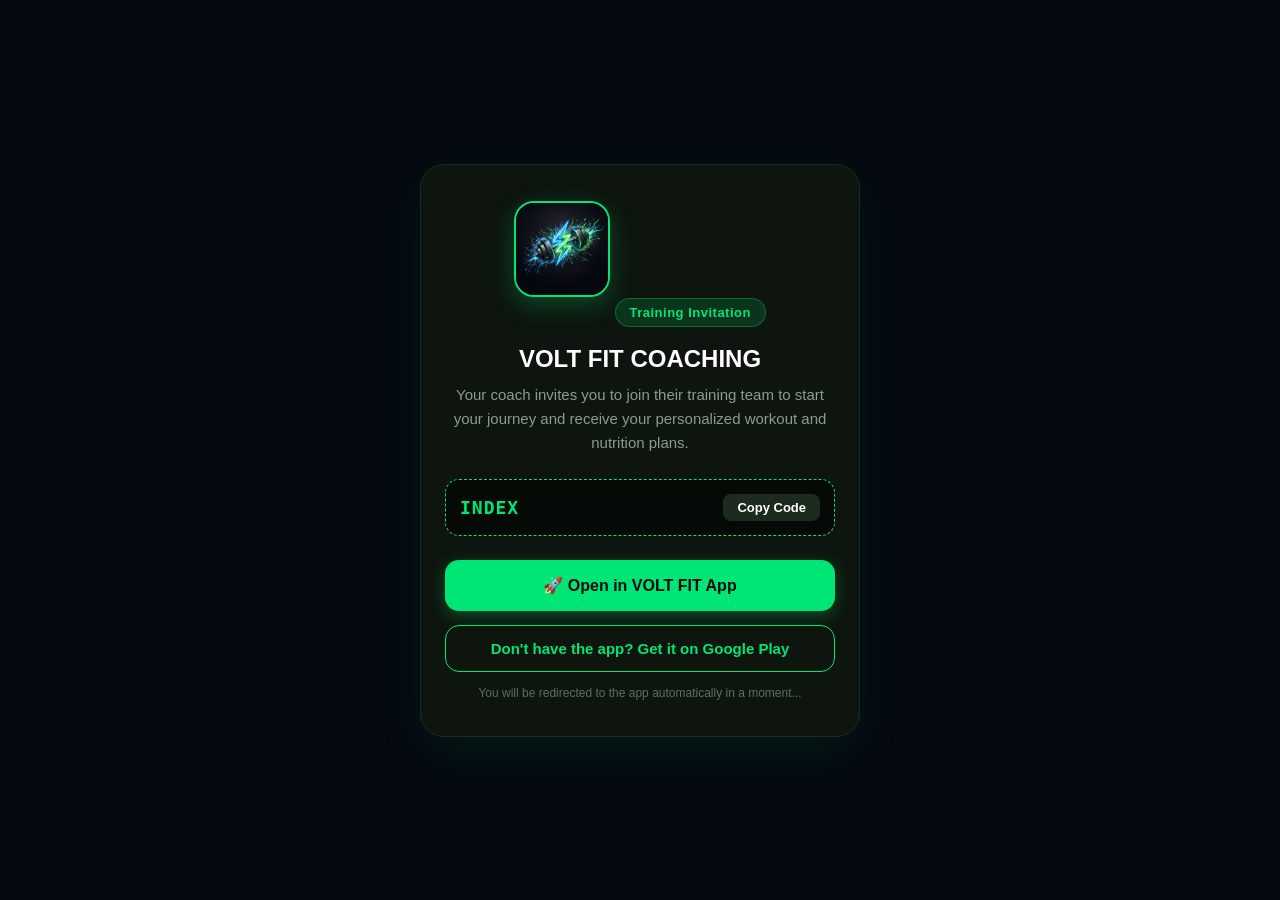
<file: coach/index.html>
<!DOCTYPE html>
<html lang="en" dir="ltr">
<head>
  <meta charset="UTF-8">
  <meta name="viewport" content="width=device-width, initial-scale=1.0">
  <title>VOLT FIT - Join My Training Team</title>

  <!-- Open Graph / WhatsApp / Facebook / Telegram Meta Tags -->
  <meta property="og:type" content="website">
  <meta property="og:site_name" content="VOLT FIT">
  <meta property="og:title" content="⚡ Join My Training Team on VOLT FIT">
  <meta property="og:description" content="Click here for direct access to the app and start your training and nutrition plan under my supervision!">
  <meta property="og:image" content="https://seifhossam.com/coach/preview.png">
  <meta property="og:image:secure_url" content="https://seifhossam.com/coach/preview.png">
  <meta property="og:image:type" content="image/png">
  <meta property="og:image:width" content="1024">
  <meta property="og:image:height" content="1024">

  <!-- Twitter Meta Tags -->
  <meta name="twitter:card" content="summary_large_image">
  <meta name="twitter:title" content="⚡ Join My Training Team on VOLT FIT">
  <meta name="twitter:description" content="Click here for direct access to the app and start your training and nutrition plan!">
  <meta name="twitter:image" content="https://seifhossam.com/coach/preview.png">

  <!-- Theme Color -->
  <meta name="theme-color" content="#00E676">

  <style>
    * {
      box-sizing: border-box;
      margin: 0;
      padding: 0;
      font-family: -apple-system, BlinkMacSystemFont, "Segoe UI", Roboto, "Helvetica Neue", Arial, sans-serif;
    }
    body {
      background-color: #040910;
      color: #ffffff;
      min-height: 100vh;
      display: flex;
      flex-direction: column;
      justify-content: center;
      align-items: center;
      padding: 24px;
      text-align: center;
    }
    .card {
      background: #0d150e;
      border: 1px solid #1c2b1e;
      border-radius: 24px;
      padding: 36px 24px;
      max-width: 440px;
      width: 100%;
      box-shadow: 0 16px 48px rgba(0, 230, 118, 0.08);
    }
    .logo {
      width: 96px;
      height: 96px;
      border-radius: 20px;
      margin-bottom: 20px;
      box-shadow: 0 8px 24px rgba(0, 230, 118, 0.25);
      border: 2px solid #00E676;
    }
    h1 {
      font-size: 24px;
      font-weight: 800;
      color: #ffffff;
      margin-bottom: 10px;
    }
    .badge {
      display: inline-block;
      background: rgba(0, 230, 118, 0.15);
      color: #00E676;
      border: 1px solid rgba(0, 230, 118, 0.3);
      padding: 6px 14px;
      border-radius: 99px;
      font-size: 13px;
      font-weight: 700;
      letter-spacing: 0.5px;
      margin-bottom: 18px;
    }
    p {
      color: #8c9c8e;
      font-size: 15px;
      line-height: 1.6;
      margin-bottom: 24px;
    }
    .code-box {
      background: #060a07;
      border: 1.5px dashed #00E676;
      border-radius: 14px;
      padding: 14px;
      margin-bottom: 24px;
      display: flex;
      justify-content: space-between;
      align-items: center;
    }
    .code-text {
      font-family: monospace;
      font-size: 18px;
      font-weight: 800;
      color: #00E676;
      letter-spacing: 1px;
    }
    .btn-copy {
      background: #1c2b1e;
      color: #ffffff;
      border: none;
      padding: 6px 14px;
      border-radius: 8px;
      font-size: 13px;
      cursor: pointer;
      font-weight: 600;
      transition: 0.2s;
    }
    .btn-copy:hover {
      background: #00E676;
      color: #000;
    }
    .btn-primary {
      display: block;
      width: 100%;
      background: #00E676;
      color: #040910;
      text-decoration: none;
      font-weight: 800;
      font-size: 16px;
      padding: 16px;
      border-radius: 14px;
      margin-bottom: 14px;
      box-shadow: 0 4px 16px rgba(0, 230, 118, 0.3);
      transition: transform 0.15s ease;
    }
    .btn-primary:active,
    .btn-secondary:active {
      transform: scale(0.98);
    }
    .btn-secondary {
      display: block;
      width: 100%;
      background: transparent;
      color: #00E676;
      border: 1.5px solid #00E676;
      text-decoration: none;
      font-weight: 700;
      font-size: 15px;
      padding: 14px;
      border-radius: 14px;
      margin-bottom: 14px;
      transition: transform 0.15s ease;
    }
    .hint {
      font-size: 12px;
      color: #5d6e60;
    }
  </style>
</head>
<body>

  <div class="card">
    <img src="preview.png" alt="VOLT FIT" class="logo">
    <div class="badge">Training Invitation</div>
    <h1>VOLT FIT COACHING</h1>
    <p>Your coach invites you to join their training team to start your journey and receive your personalized workout and nutrition plans.</p>

    <div class="code-box">
      <span class="code-text" id="coachCode">KHZ-COACH</span>
      <button class="btn-copy" onclick="copyCode()">Copy Code</button>
    </div>

    <a href="javascript:openApp()" class="btn-primary" id="openBtn">
      🚀 Open in VOLT FIT App
    </a>

    <a href="https://play.google.com/store/apps/details?id=com.volt.fit" class="btn-secondary" id="storeBtn">
      Don't have the app? Get it on Google Play
    </a>

    <div class="hint">You will be redirected to the app automatically in a moment...</div>
  </div>

  <script>
    const urlParams = new URLSearchParams(window.location.search);
    let code = urlParams.get('code') || '';
    if (!code) {
      const match = window.location.pathname.match(/coach\/([A-Za-z0-9-_]+)/i);
      if (match) code = match[1];
    }
    code = (code || '').trim().toUpperCase() || 'VOLTFIT';

    document.getElementById('coachCode').innerText = code;

    const deepLink = "voltfit://coach?code=" + encodeURIComponent(code);
    document.getElementById('openBtn').href = deepLink;

    function openApp() {
      window.location.href = deepLink;
    }

    function copyCode() {
      navigator.clipboard.writeText(code).then(() => {
        const btn = document.querySelector('.btn-copy');
        btn.innerText = 'Copied! ✓';
        btn.style.background = '#00E676';
        btn.style.color = '#000';
        setTimeout(() => {
          btn.innerText = 'Copy Code';
          btn.style.background = '#1c2b1e';
          btn.style.color = '#fff';
        }, 2000);
      });
    }

    if (/android|iphone|ipad|ipod/i.test(navigator.userAgent)) {
      setTimeout(() => {
        window.location.href = deepLink;
      }, 300);
    }
  </script>
</body>
</html>
</file>
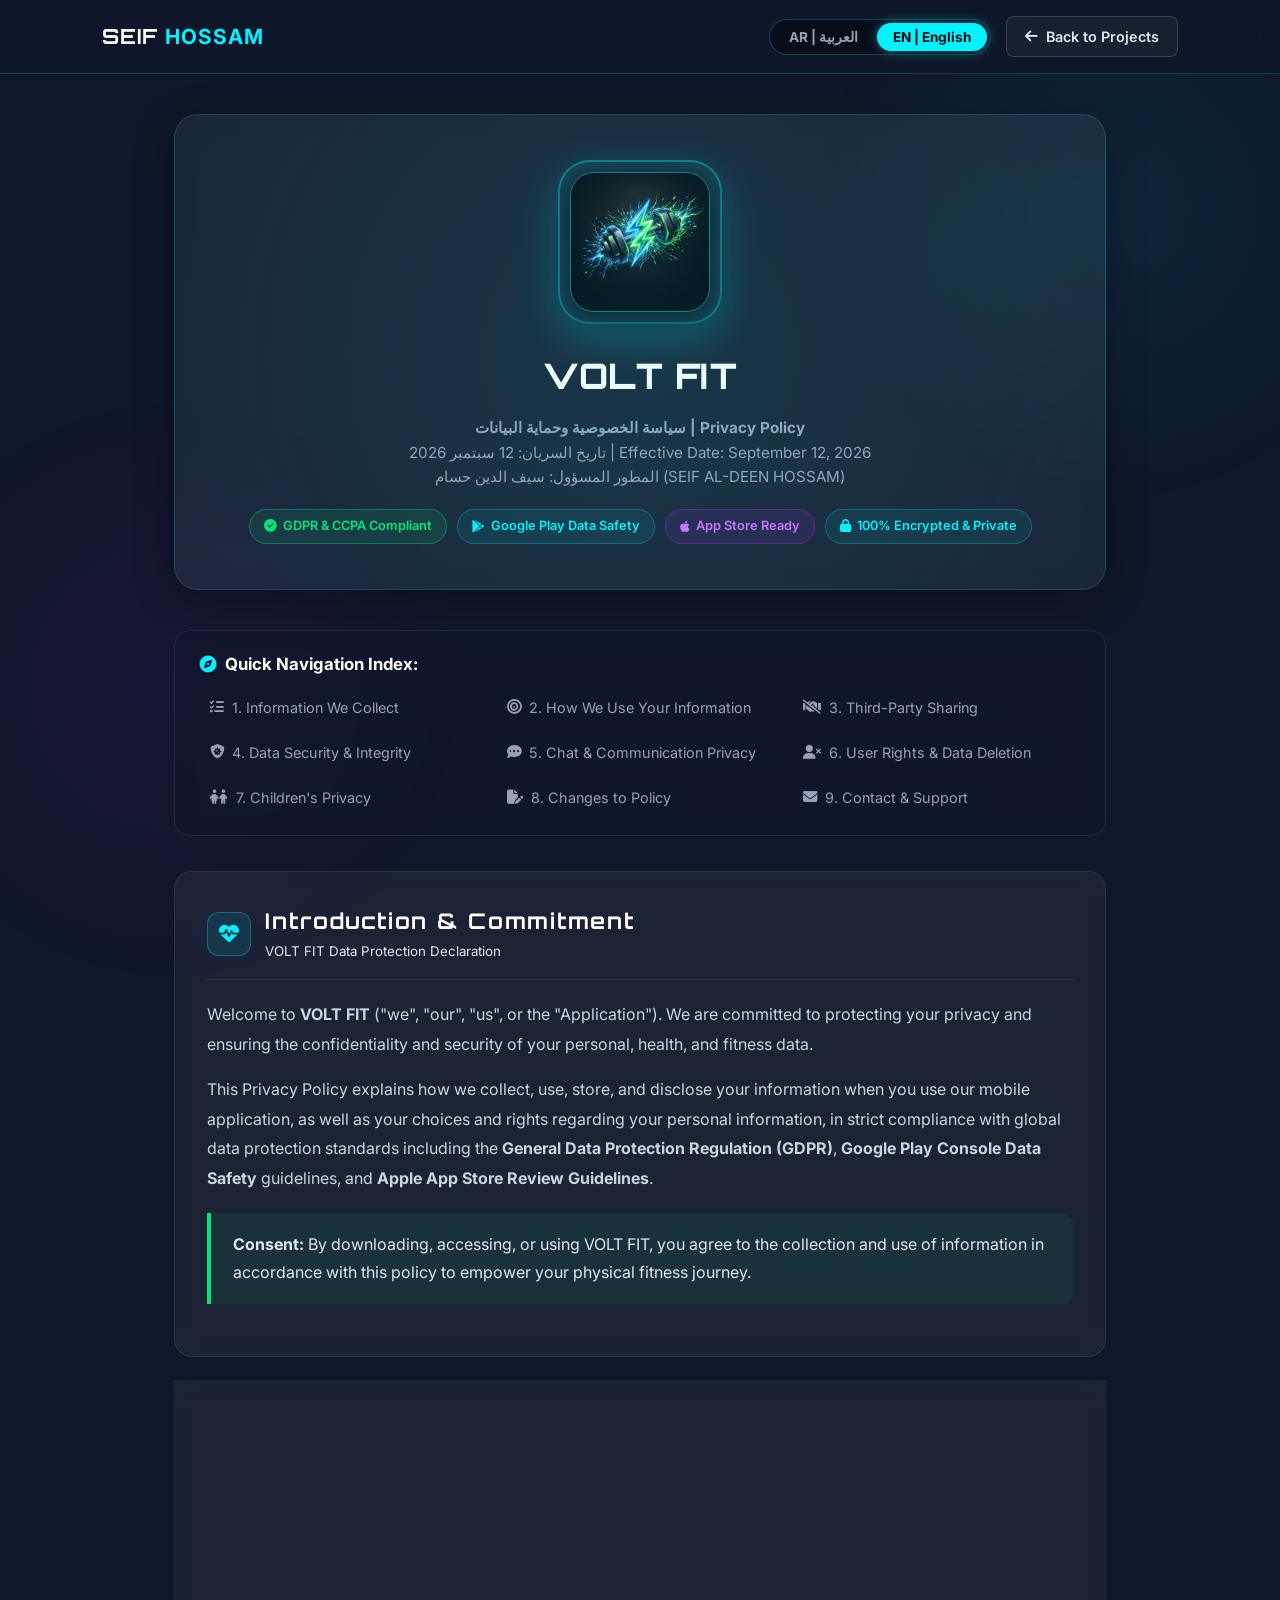
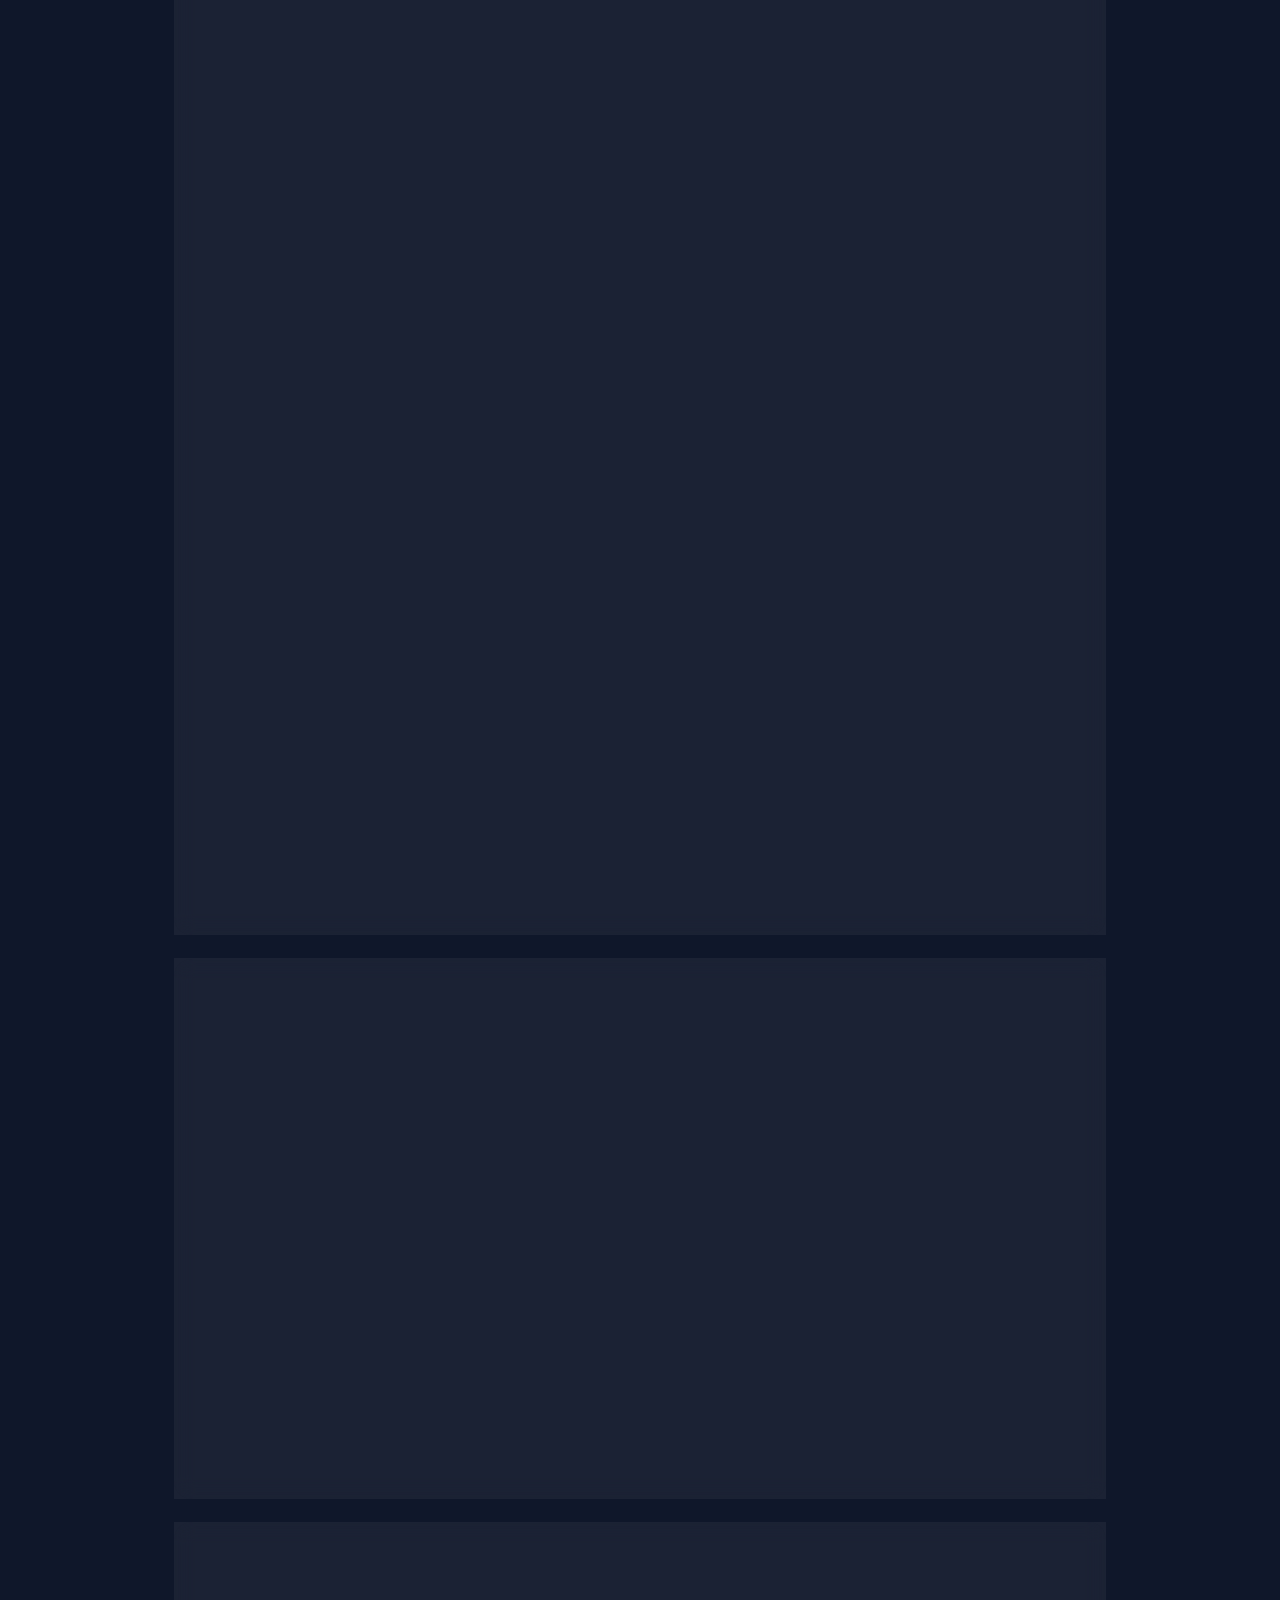
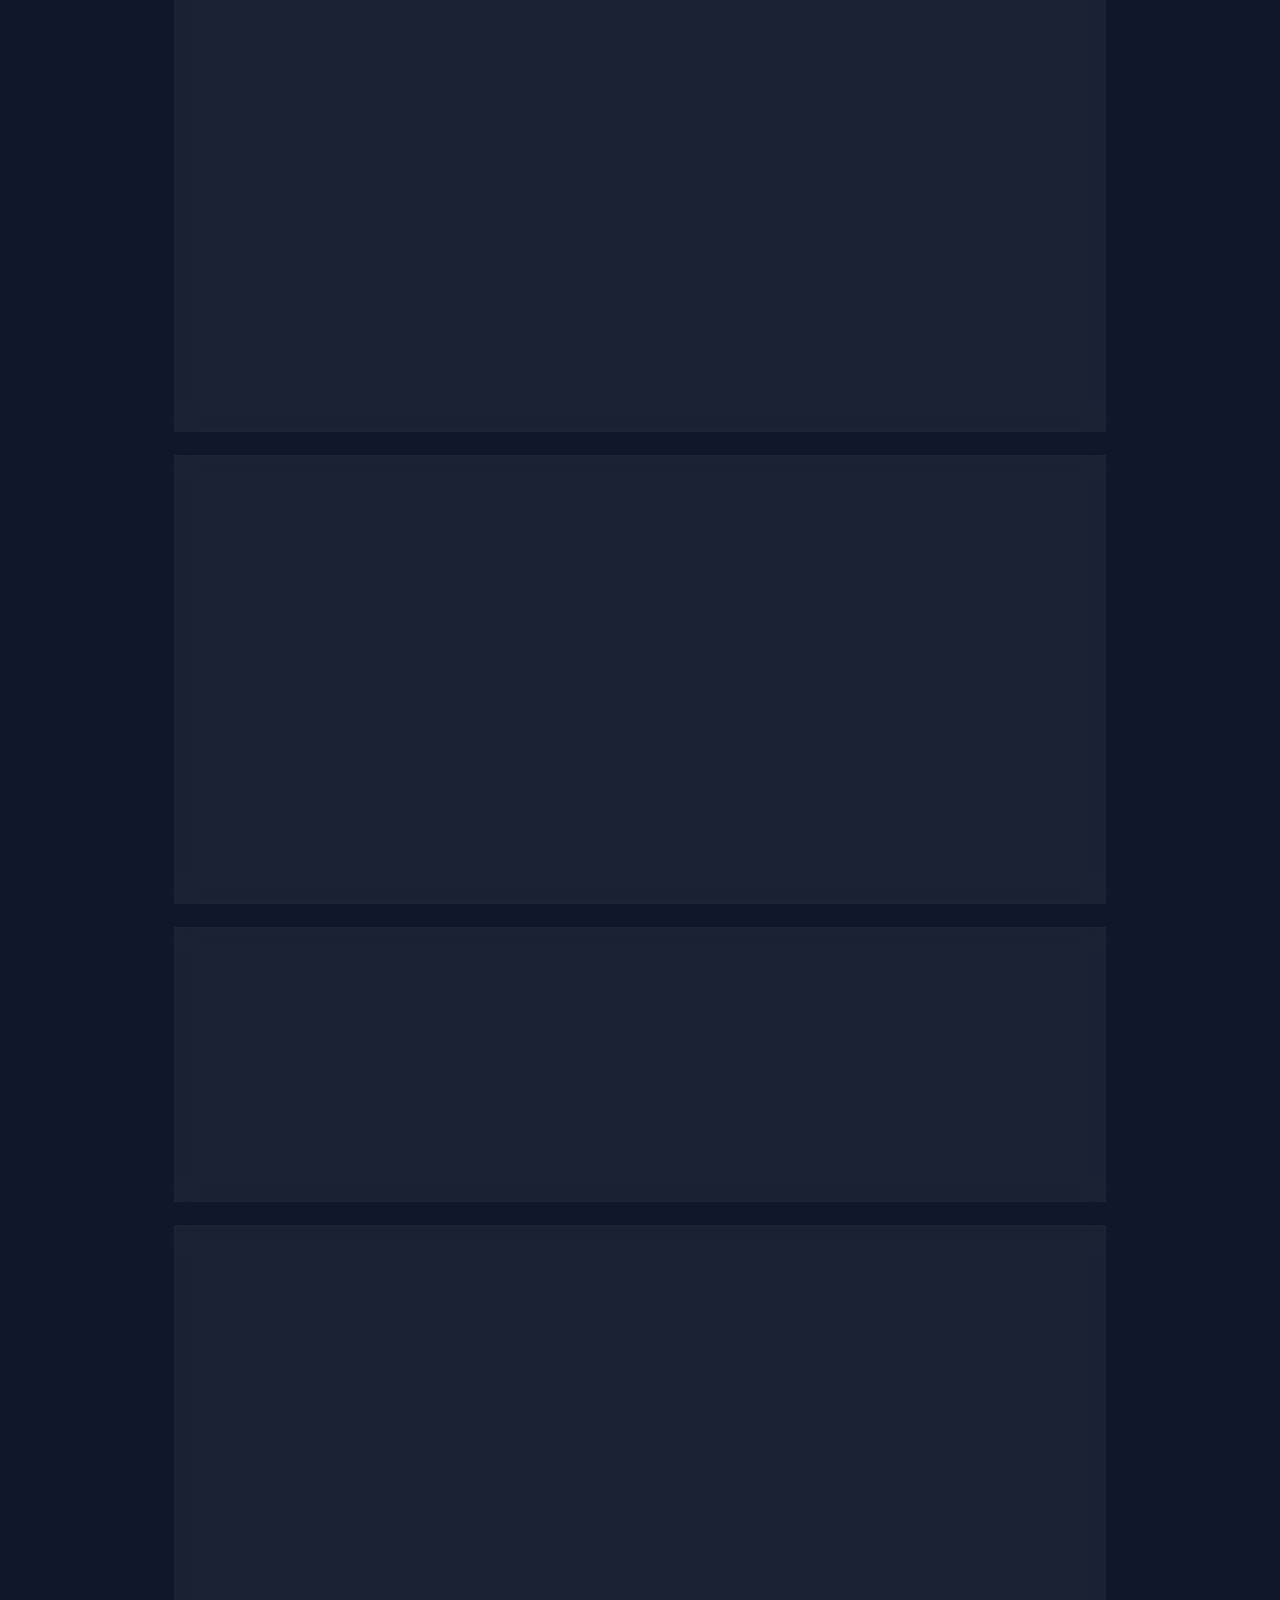
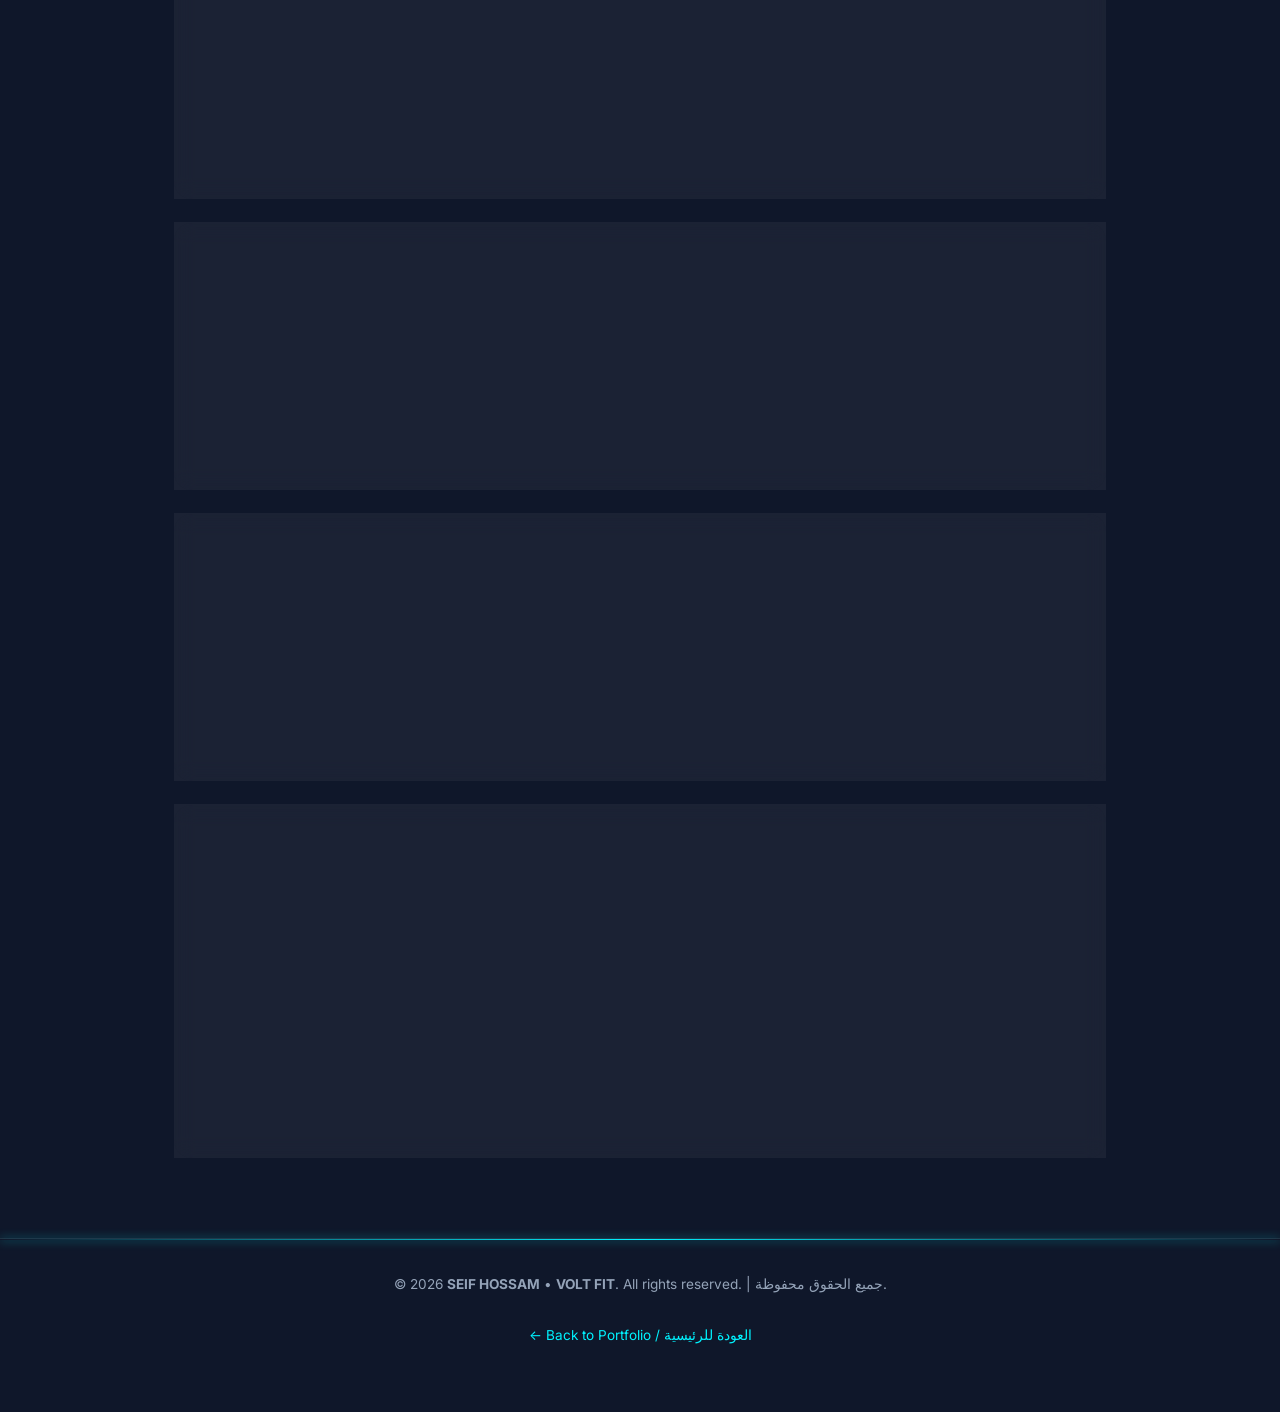
<file: privacy-policy.html>
<!DOCTYPE html>
<html lang="en" dir="ltr">

<head>
    <!-- Language Pre-Detection -->
    <script>
        (function() {
            var params = new URLSearchParams(window.location.search);
            var lang = params.get('lang') || window.location.hash.replace('#', '');
            if (!lang) {
                try { lang = localStorage.getItem('portfolio_lang'); } catch (e) {}
            }
            if (lang === 'ar') {
                document.documentElement.lang = 'ar';
                document.documentElement.dir = 'rtl';
            } else {
                document.documentElement.lang = 'en';
                document.documentElement.dir = 'ltr';
            }
        })();
    </script>

    <!-- Google tag (gtag.js) -->
    <script async src="https://www.googletagmanager.com/gtag/js?id=G-Z4P0SPSK3F"></script>
    <script>
        window.dataLayer = window.dataLayer || [];
        function gtag() { dataLayer.push(arguments); }
        gtag('js', new Date());

        gtag('config', 'G-Z4P0SPSK3F');
    </script>

    <meta charset="UTF-8">
    <meta name="viewport" content="width=device-width, initial-scale=1.0">
    <meta name="description"
        content="Privacy Policy for VOLT FIT mobile application by SEIF HOSSAM. Read how we protect, store, and manage your health, fitness, and personal data.">
    <meta name="keywords"
        content="VOLT FIT Privacy Policy, سياسة خصوصية فولت فيت, VOLT FIT App, Seif Hossam, Fitness App Privacy, GDPR, Google Play Data Safety">
    <meta name="author" content="SEIF HOSSAM">
    <meta name="robots" content="index, follow">

    <title>VOLT FIT — Privacy Policy | سياسة الخصوصية</title>
    <link rel="canonical" href="https://seifhossam.com/privacy-policy.html">

    <!-- Favicon -->
    <link rel="apple-touch-icon" sizes="180x180" href="assets/favicon_io/apple-touch-icon.png">
    <link rel="icon" type="image/png" sizes="32x32" href="assets/favicon_io/favicon-32x32.png">
    <link rel="icon" type="image/png" sizes="16x16" href="assets/favicon_io/favicon-16x16.png">
    <link rel="manifest" href="assets/favicon_io/site.webmanifest">
    <link rel="shortcut icon" href="assets/favicon_io/favicon.ico">

    <!-- Fonts -->
    <link rel="preconnect" href="https://fonts.googleapis.com">
    <link rel="preconnect" href="https://fonts.gstatic.com" crossorigin>
    <link
        href="https://fonts.googleapis.com/css2?family=Cairo:wght@400;600;700;800;900&family=Inter:wght@400;500;600;700&family=Orbitron:wght@600;700;800;900&display=swap"
        rel="stylesheet">

    <!-- Font Awesome Icons -->
    <link rel="stylesheet" href="https://cdnjs.cloudflare.com/ajax/libs/font-awesome/6.4.0/css/all.min.css">

    <!-- Base & Custom Styles -->
    <link rel="stylesheet" href="css/main.css">
    <link rel="stylesheet" href="css/privacy.css">
</head>

<body class="policy-page">
    <div id="cursor"></div>
    <div id="cursor-blur"></div>

    <!-- Top Sticky Header -->
    <nav class="policy-nav">
        <a href="index.html" class="brand">SEIF <span>HOSSAM</span></a>
        <div class="policy-nav-actions">
            <!-- Language Switcher -->
            <div class="policy-lang-switch">
                <button type="button" class="policy-lang-tab active" data-lang="ar">AR | العربية</button>
                <button type="button" class="policy-lang-tab" data-lang="en">EN | English</button>
            </div>
            <a href="index.html#projects" class="policy-back-btn">
                <i class="fa-solid fa-arrow-left"></i>
                <span id="back-text">العودة للمشاريع</span>
            </a>
        </div>
    </nav>

    <main class="policy-container">

        <!-- Hero Header -->
        <header class="policy-hero">
            <div class="policy-app-icon-card">
                <img src="assets/images/voltfit-icon.png" alt="VOLT FIT App Logo" class="policy-app-icon">
            </div>
            <h1 class="policy-title">VOLT FIT</h1>
            <p class="policy-meta" id="hero-sub">
                <strong>سياسة الخصوصية وحماية البيانات | Privacy Policy</strong><br>
                <span>تاريخ السريان: 12 سبتمبر 2026 | Effective Date: September 12, 2026</span><br>
                <span>المطور المسؤول: سيف الدين حسام (SEIF AL-DEEN HOSSAM)</span>
            </p>
            <div class="policy-badges">
                <span class="policy-badge green"><i class="fa-solid fa-circle-check"></i> GDPR & CCPA Compliant</span>
                <span class="policy-badge"><i class="fa-brands fa-google-play"></i> Google Play Data Safety</span>
                <span class="policy-badge purple"><i class="fa-brands fa-apple"></i> App Store Ready</span>
                <span class="policy-badge"><i class="fa-solid fa-lock"></i> 100% Encrypted & Private</span>
            </div>
        </header>

        <!-- =========================================================================
             ARABIC CONTENT (الجزء الأول - العربية)
             ========================================================================= -->
        <div id="content-ar" class="lang-content-ar active">

            <!-- Quick Table of Contents -->
            <div class="policy-toc">
                <div class="policy-toc-title"><i class="fa-solid fa-compass"></i> الفهرس السريع لأقسام السياسة:</div>
                <div class="policy-toc-grid">
                    <a href="#ar-sec1" class="policy-toc-link"><i class="fa-solid fa-list-check"></i> 1. المعلومات التي نجمعها</a>
                    <a href="#ar-sec2" class="policy-toc-link"><i class="fa-solid fa-bullseye"></i> 2. كيف نستخدم معلوماتك</a>
                    <a href="#ar-sec3" class="policy-toc-link"><i class="fa-solid fa-handshake-slash"></i> 3. مشاركة البيانات والجهات الخارجية</a>
                    <a href="#ar-sec4" class="policy-toc-link"><i class="fa-solid fa-shield-virus"></i> 4. أمان وحماية وتشفير البيانات</a>
                    <a href="#ar-sec5" class="policy-toc-link"><i class="fa-solid fa-comment-dots"></i> 5. خصوصية المحادثات والرسائل</a>
                    <a href="#ar-sec6" class="policy-toc-link"><i class="fa-solid fa-user-xmark"></i> 6. حقوق المستخدم وحذف البيانات</a>
                    <a href="#ar-sec7" class="policy-toc-link"><i class="fa-solid fa-children"></i> 7. خصوصية الأطفال</a>
                    <a href="#ar-sec8" class="policy-toc-link"><i class="fa-solid fa-file-pen"></i> 8. تحديثات سياسة الخصوصية</a>
                    <a href="#ar-sec9" class="policy-toc-link"><i class="fa-solid fa-envelope"></i> 9. معلومات التواصل والدعم</a>
                </div>
            </div>

            <!-- Introduction -->
            <div class="policy-card">
                <div class="policy-card-header">
                    <div class="policy-card-icon"><i class="fa-solid fa-heart-pulse"></i></div>
                    <div>
                        <h2 class="policy-card-title">مقدمة وتعهد الخصوصية</h2>
                        <small>VOLT FIT Data Privacy Commitment</small>
                    </div>
                </div>
                <p class="policy-p">
                    مرحباً بك في تطبيق <strong>VOLT FIT (فولت فيت)</strong> ("نحن"، "التطبيق"، أو "المنصة"). نحن نولي أهمية قصوى لخصوصية وسرية بياناتك الشخصية والصحية والبدنية.
                </p>
                <p class="policy-p">
                    توضح سياسة الخصوصية هذه كيفية جمع واستخدام وتخزين وحماية بياناتك عند استخدامك لتطبيق VOLT FIT، بالإضافة إلى خياراتك وحقوقك الكاملة المتعلقة بهذه البيانات، بما يتوافق مع المعايير العالمية لحماية البيانات مثل اللائحة العامة لحماية البيانات (GDPR) ومتطلبات أمان البيانات في متجري <strong>Google Play Console</strong> و <strong>Apple App Store</strong>.
                </p>
                <div class="policy-alert success">
                    <strong>تأكيد هام:</strong> باستخدامك لتطبيق VOLT FIT، فإنك توافق على ممارسات جمع واستخدام البيانات الموضحة في هذه الوثيقة لمساعدتك على تحقيق أهدافك البدنية والرياضية.
                </div>
            </div>

            <!-- Section 1 -->
            <div class="policy-card" id="ar-sec1">
                <div class="policy-card-header">
                    <div class="policy-card-icon"><i class="fa-solid fa-database"></i></div>
                    <div>
                        <h2 class="policy-card-title">1. المعلومات التي نجمعها (Information We Collect)</h2>
                        <small>البيانات المباشرة والتقنية التي يتطلبها عمل التطبيق</small>
                    </div>
                </div>
                <p class="policy-p">
                    نجمع المعلومات التي تقدمها لنا بشكل مباشر أو التي يتم إنشاؤها تلقائياً أثناء استخدامك للتطبيق لتقديم خدمات تدريب وتغذية وتتبع أداء مخصصة:
                </p>

                <h3 class="policy-subheading"><i class="fa-solid fa-id-badge"></i> أ. البيانات الشخصية وبيانات الحساب:</h3>
                <ul class="policy-ul">
                    <li><strong>الاسم والبريد الإلكتروني:</strong> لإنشاء الحساب والمصادقة الآمنة واستعادة الوصول.</li>
                    <li><strong>الصورة الشخصية:</strong> اختيارية بالكامل، في حال رغبتك في تخصيص بروفايلك الرياضي.</li>
                    <li><strong>العمر، تاريخ الميلاد، والجنس:</strong> لحساب معادلات الأيض والحرق والسعرات بدقة علمية.</li>
                    <li><strong>نوع الحساب والدور:</strong> تحديد ما إذا كان الحساب لمتدرب (Trainee) أو لمدرب معتمد (Coach/Trainer).</li>
                </ul>

                <h3 class="policy-subheading"><i class="fa-solid fa-dumbbell"></i> ب. البيانات الصحية والبدنية والرياضية (Fitness & Health Data):</h3>
                <ul class="policy-ul">
                    <li><strong>القياسات الجسمانية:</strong> الوزن الحالي، الطول، ونسبة الدهون التقريبية في الجسم.</li>
                    <li><strong>سجلات التمارين الرياضية:</strong> الحركات المنفذة، الأوزان المرفوعة، التكرارات، المجموعات، وأقصى أوزان قياسية (Personal Records - PRs).</li>
                    <li><strong>الخطط التدريبية:</strong> الجداول الأسبوعية، جلسات الكارديو، وحسابات القوة القصوى وتكرار الوزن الأقصى (1RM).</li>
                </ul>

                <h3 class="policy-subheading"><i class="fa-solid fa-utensils"></i> ج. السجلات الغذائية والنظام اليومي:</h3>
                <ul class="policy-ul">
                    <li>الوجبات المسجلة ومكوناتها، والسعرات الحرارية المستهدفة والمستهلكة.</li>
                    <li>المغذيات الكبرى الحيوية (البروتين، الكاربوهيدرات، الدهون الصحية).</li>
                    <li>سجل استهلاك الماء اليومي والتذكيرات المرتبطة به.</li>
                </ul>

                <h3 class="policy-subheading"><i class="fa-solid fa-camera"></i> د. الصور وكاميرا الجهاز:</h3>
                <ul class="policy-ul">
                    <li><strong>صور متابعة التطور البدني (Check-in Photos):</strong> في حال قررت رفع صور لمتابعة تطور شكل عضلاتك وجسمك مع مدربك، تُحفظ هذه الصور محلياً ومشفرة في السحابة ولا يتم نشرها أو عرضها للعامة أبداً.</li>
                </ul>

                <h3 class="policy-subheading"><i class="fa-solid fa-comments"></i> هـ. التواصل بين المتدرب والمدرب:</h3>
                <ul class="policy-ul">
                    <li>المحادثات المباشرة، التقييمات الأسبوعية، والملاحظات التدريبية المتبادلة بين الكوتش واللاعب داخل غرف الشات الخاصة.</li>
                </ul>

                <h3 class="policy-subheading"><i class="fa-solid fa-mobile-screen"></i> و. البيانات التقنية ومعرفات الجهاز:</h3>
                <ul class="policy-ul">
                    <li><strong>معرفات الإشعارات (Firebase Cloud Messaging - FCM Token):</strong> لإرسال تذكيرات مواعيد التمارين وشرب الماء وتنبيهات الكوتش.</li>
                    <li><strong>بيانات العتاد والأداء:</strong> طراز الهاتف، إصدار نظام التشغيل، وتقارير الأعطال البرمجية لتحسين الاستقرار.</li>
                </ul>
            </div>

            <!-- Section 2 -->
            <div class="policy-card" id="ar-sec2">
                <div class="policy-card-header">
                    <div class="policy-card-icon"><i class="fa-solid fa-sliders"></i></div>
                    <div>
                        <h2 class="policy-card-title">2. كيف نستخدم معلوماتك (How We Use Your Information)</h2>
                        <small>الأغراض التشغيلية والرياضية الحصرية لمعالجة البيانات</small>
                    </div>
                </div>
                <p class="policy-p">نستخدم المعلومات المجمعة حصرياً للأغراض التشغيلية والرياضية التالية:</p>
                <ul class="policy-ul">
                    <li><strong>تخصيص التجربة الرياضية:</strong> حساب معدل الأيض الأساسي (BMR) واحتياجك اليومي من السعرات والماكروز بناءً على وزنك ونشاطك.</li>
                    <li><strong>الربط بين المدرب والمتدرب:</strong> تمكين المدرب من إنشاء جداول تدريب وأنظمة غذائية مخصصة للمتدرب ومتابعة التزامه.</li>
                    <li><strong>التنبيهات والتذكيرات الذكية:</strong> إرسال إشعارات لتذكيرك بمواعيد شرب الماء، وجبات ما قبل/بعد التمرين، ووقت التمرين المحدد.</li>
                    <li><strong>المزامنة السحابية الذكية (Offline-First Delta Sync):</strong> حفظ وتحديث بياناتك بسلاسة عبر السحابة لتمكينك من استرجاع حسابك عند تغيير هاتفك مع العمل بدون إنترنت.</li>
                    <li><strong>تحسين أداء واستقرار التطبيق:</strong> معالجة المشاكل التقنية وتطوير وظائف التطبيق.</li>
                </ul>
            </div>

            <!-- Section 3 -->
            <div class="policy-card" id="ar-sec3">
                <div class="policy-card-header">
                    <div class="policy-card-icon"><i class="fa-solid fa-handshake-slash"></i></div>
                    <div>
                        <h2 class="policy-card-title">3. مشاركة البيانات مع أطراف ثالثة (Third-Party Sharing)</h2>
                        <small>التزام صارم بعدم بيع أو استغلال البيانات إعلانياً</small>
                    </div>
                </div>
                <div class="policy-alert warning">
                    <strong>سياسة عدم البيع الصارمة:</strong> نحن لا نبيع أو نؤجر أو نتاجر ببياناتك الشخصية أو الصحية لأي جهات تسويقية أو إعلانية أو وسطاء بيانات على الإطلاق.
                </div>
                <p class="policy-p">نشارك البيانات فقط مع مزودي البنية التحتية السحابية الموثوقين اللازمين لتشغيل التطبيق:</p>
                <ul class="policy-ul">
                    <li><strong>Google Firebase (Google Cloud Platform):</strong>
                        <ul style="padding-right: 20px; margin-top: 5px;">
                            <li><em>Firebase Authentication:</em> لإدارة تسجيل الدخول المشفر والتأكد من هوية المستخدم.</li>
                            <li><em>Cloud Firestore & Realtime Database:</em> لتخزين ومزامنة البيانات السحابية بأمان تام وتشفير قياسي.</li>
                            <li><em>Firebase Cloud Messaging (FCM):</em> لتوصيل الإشعارات والتذكيرات المجدولة لهاتفك.</li>
                        </ul>
                    </li>
                    <li><strong>خدمات تسجيل الدخول من Google (Google Sign-In):</strong> لتمكين تسجيل الدخول السريع عبر بروتوكول OAuth الآمن.</li>
                </ul>
            </div>

            <!-- Section 4 -->
            <div class="policy-card" id="ar-sec4">
                <div class="policy-card-header">
                    <div class="policy-card-icon"><i class="fa-solid fa-lock"></i></div>
                    <div>
                        <h2 class="policy-card-title">4. أمان وحماية وتشفير البيانات (Data Security)</h2>
                        <small>أعلى المعايير الهندسية لحماية الخصوصية الرقمية</small>
                    </div>
                </div>
                <p class="policy-p">نطبق منظومة أمنية متعددة الطبقات لحماية معلوماتك من الوصول غير المصرح به:</p>
                <ul class="policy-ul">
                    <li><strong>التشفير أثناء النقل:</strong> يتم تشفير جميع الاتصالات والبيانات المتنقلة بين هاتفك وخوادم Firebase عبر بروتوكولات الأمان الحديثة (TLS 1.3 / SSL).</li>
                    <li><strong>التشفير أثناء التخزين السحابي:</strong> تُخزن البيانات وقواعد البيانات باستخدام تشفير الأقراص المتقدم (AES-256).</li>
                    <li><strong>التخزين المحلي الآمن على الجهاز:</strong> نستخدم وحدات التخزين المشفرة في الهاتف (Expo SecureStore / Encrypted Storage) لتخزين مفاتيح المصادقة الحساسة.</li>
                    <li><strong>حماية النزاهة الرقمية:</strong> فحص ومطابقة التوقيعات الرقمية المشفرة (HMAC-based hashing) لحماية اشتراكات وحسابات المستخدمين من التلاعب.</li>
                </ul>
            </div>

            <!-- Section 5 -->
            <div class="policy-card" id="ar-sec5">
                <div class="policy-card-header">
                    <div class="policy-card-icon"><i class="fa-solid fa-shield-halved"></i></div>
                    <div>
                        <h2 class="policy-card-title">5. خصوصية المحادثات والرسائل (Chat Privacy)</h2>
                        <small>سرية كاملة للرسائل بين الكوتش والمتدرب</small>
                    </div>
                </div>
                <ul class="policy-ul">
                    <li>المحادثات المباشرة بين المدرب والمتدرب هي اتصالات خاصة ومحمية؛ ولا يتم بيعها أو فحصها لأغراض إعلانية.</li>
                    <li>يمكن للمستخدم مسح سجل المحادثات محلياً في أي وقت بنقرة واحدة من خلال إعدادات التطبيق.</li>
                </ul>
            </div>

            <!-- Section 6 -->
            <div class="policy-card" id="ar-sec6">
                <div class="policy-card-header">
                    <div class="policy-card-icon"><i class="fa-solid fa-trash-can"></i></div>
                    <div>
                        <h2 class="policy-card-title">6. حقوق المستخدم وحذف الحساب والبيانات (User Rights & Data Deletion)</h2>
                        <small>الامتثال الكامل لسياسات Google Play و Apple في حق مسح البيانات</small>
                    </div>
                </div>
                <p class="policy-p">لك كامل السيطرة والتحكم القانوني في بياناتك الشخصية والرياضية:</p>
                <ul class="policy-ul">
                    <li><strong>حق الوصول والتعديل:</strong> يمكنك مراجعة وتعديل بيانات ملفك الشخصي أو قياساتك أو وجباتك في أي وقت مباشرة من الشاشات المخصصة داخل التطبيق.</li>
                    <li><strong>زر الحذف الفوري داخل التطبيق (CLEAR ALL DATA):</strong>
                        <div class="policy-alert danger" style="margin-top: 8px;">
                            تطبيقاً لمتطلبات متجر <strong>Google Play</strong> ومتجر <strong>Apple App Store</strong> الصارمة بخصوص حذف الحسابات، يوفر التطبيق خياراً مباشراً وواضحاً داخل شاشة الملف الشخصي (Profile) بعنوان <strong>"مسح كافة البيانات (CLEAR ALL DATA)"</strong>.<br>
                            عند الضغط على هذا الزر وتأكيد العملية، يتم فوراً وبشكل نهائي حذف جميع سجلات التمارين، سجلات التغذية، القياسات، الصور، والمحادثات من هاتفك ومن خوادم السحابة المرتبطة بحسابك بشكل نهائي لا رجعة فيه.
                        </div>
                    </li>
                    <li><strong>طلب الحذف عبر البريد الإلكتروني:</strong> يمكنك في أي وقت طلب حذف حسابك وبياناتك المرتبطة نهائياً عن طريق مراسلتنا على: <a href="mailto:khoz3a.fitness@gmail.com" style="color: var(--primary); font-weight: bold;">khoz3a.fitness@gmail.com</a>، وسيتم تنفيذ طلبك فوراً خلال مدة أقصاها 48 ساعة.</li>
                </ul>
            </div>

            <!-- Section 7 -->
            <div class="policy-card" id="ar-sec7">
                <div class="policy-card-header">
                    <div class="policy-card-icon"><i class="fa-solid fa-child-reaching"></i></div>
                    <div>
                        <h2 class="policy-card-title">7. خصوصية الأطفال (Children's Privacy)</h2>
                        <small>حماية بيانات القاصرين</small>
                    </div>
                </div>
                <p class="policy-p">
                    تطبيق VOLT FIT غير موجه للأطفال دون سن 13 عاماً (أو 16 عاماً في دول الاتحاد الأوروبي والخاضعة لـ GDPR). نحن لا نجمع بيانات شخصية عن قصد من الأطفال. إذا علمنا بأننا قمنا بجمع بيانات من قاصر دون موافقة ولي الأمر المؤكدة، سنتخذ خطوات فورية لحذف تلك البيانات من خوادمنا بشكل كامل.
                </p>
            </div>

            <!-- Section 8 -->
            <div class="policy-card" id="ar-sec8">
                <div class="policy-card-header">
                    <div class="policy-card-icon"><i class="fa-solid fa-arrows-rotate"></i></div>
                    <div>
                        <h2 class="policy-card-title">8. التعديلات على سياسة الخصوصية (Updates to Policy)</h2>
                        <small>آلية تحديث ومراجعة السياسة</small>
                    </div>
                </div>
                <p class="policy-p">
                    قد نقوم بتحديث سياسة الخصوصية هذه من وقت لآخر لتعكس التحديثات في ميزات التطبيق أو المتطلبات القانونية والتنظيمية. سيتم إخطار المستخدمين بأي تغييرات جوهرية عبر إشعار داخلي في التطبيق أو بتحديث تاريخ "آخر تحديث" أعلى هذه الصفحة.
                </p>
            </div>

            <!-- Section 9 -->
            <div class="policy-card" id="ar-sec9">
                <div class="policy-card-header">
                    <div class="policy-card-icon"><i class="fa-solid fa-headset"></i></div>
                    <div>
                        <h2 class="policy-card-title">9. اتصل بنا (Contact Us)</h2>
                        <small>بيانات التواصل المباشرة مع المطور المسؤول</small>
                    </div>
                </div>
                <p class="policy-p">
                    إذا كان لديك أي أسئلة أو استفسارات أو طلبات بخصوص سياسة الخصوصية أو بياناتك الشخصية، يسعدنا تواصلك المباشر معنا:
                </p>
                <div class="policy-contact-grid">
                    <a href="mailto:khoz3a.fitness@gmail.com" class="policy-contact-box">
                        <div class="policy-contact-icon"><i class="fa-solid fa-envelope"></i></div>
                        <div class="policy-contact-info">
                            <small>البريد الإلكتروني للدعم والخصوصية</small>
                            <span>khoz3a.fitness@gmail.com</span>
                        </div>
                    </a>
                    <div class="policy-contact-box">
                        <div class="policy-contact-icon"><i class="fa-solid fa-user-gear"></i></div>
                        <div class="policy-contact-info">
                            <small>المطور ومسؤول حماية البيانات</small>
                            <span>سيف الدين حسام (Seif Hossam)</span>
                        </div>
                    </div>
                    <a href="https://seifhossam.com/" target="_blank" class="policy-contact-box">
                        <div class="policy-contact-icon"><i class="fa-solid fa-globe"></i></div>
                        <div class="policy-contact-info">
                            <small>الموقع الرسمي للمطور</small>
                            <span>seifhossam.com</span>
                        </div>
                    </a>
                </div>
            </div>

        </div>

        <!-- =========================================================================
             ENGLISH CONTENT (Part Two - English)
             ========================================================================= -->
        <div id="content-en" class="lang-content-en">

            <!-- Quick Table of Contents -->
            <div class="policy-toc">
                <div class="policy-toc-title"><i class="fa-solid fa-compass"></i> Quick Navigation Index:</div>
                <div class="policy-toc-grid">
                    <a href="#en-sec1" class="policy-toc-link"><i class="fa-solid fa-list-check"></i> 1. Information We Collect</a>
                    <a href="#en-sec2" class="policy-toc-link"><i class="fa-solid fa-bullseye"></i> 2. How We Use Your Information</a>
                    <a href="#en-sec3" class="policy-toc-link"><i class="fa-solid fa-handshake-slash"></i> 3. Third-Party Sharing</a>
                    <a href="#en-sec4" class="policy-toc-link"><i class="fa-solid fa-shield-virus"></i> 4. Data Security & Integrity</a>
                    <a href="#en-sec5" class="policy-toc-link"><i class="fa-solid fa-comment-dots"></i> 5. Chat & Communication Privacy</a>
                    <a href="#en-sec6" class="policy-toc-link"><i class="fa-solid fa-user-xmark"></i> 6. User Rights & Data Deletion</a>
                    <a href="#en-sec7" class="policy-toc-link"><i class="fa-solid fa-children"></i> 7. Children's Privacy</a>
                    <a href="#en-sec8" class="policy-toc-link"><i class="fa-solid fa-file-pen"></i> 8. Changes to Policy</a>
                    <a href="#en-sec9" class="policy-toc-link"><i class="fa-solid fa-envelope"></i> 9. Contact & Support</a>
                </div>
            </div>

            <!-- Introduction -->
            <div class="policy-card">
                <div class="policy-card-header">
                    <div class="policy-card-icon"><i class="fa-solid fa-heart-pulse"></i></div>
                    <div>
                        <h2 class="policy-card-title">Introduction & Commitment</h2>
                        <small>VOLT FIT Data Protection Declaration</small>
                    </div>
                </div>
                <p class="policy-p">
                    Welcome to <strong>VOLT FIT</strong> ("we", "our", "us", or the "Application"). We are committed to protecting your privacy and ensuring the confidentiality and security of your personal, health, and fitness data.
                </p>
                <p class="policy-p">
                    This Privacy Policy explains how we collect, use, store, and disclose your information when you use our mobile application, as well as your choices and rights regarding your personal information, in strict compliance with global data protection standards including the <strong>General Data Protection Regulation (GDPR)</strong>, <strong>Google Play Console Data Safety</strong> guidelines, and <strong>Apple App Store Review Guidelines</strong>.
                </p>
                <div class="policy-alert success">
                    <strong>Consent:</strong> By downloading, accessing, or using VOLT FIT, you agree to the collection and use of information in accordance with this policy to empower your physical fitness journey.
                </div>
            </div>

            <!-- Section 1 -->
            <div class="policy-card" id="en-sec1">
                <div class="policy-card-header">
                    <div class="policy-card-icon"><i class="fa-solid fa-database"></i></div>
                    <div>
                        <h2 class="policy-card-title">1. Information We Collect</h2>
                        <small>Direct and automated data necessary for app functionality</small>
                    </div>
                </div>
                <p class="policy-p">
                    We collect information that you directly provide to us or that is generated through your use of the Application:
                </p>

                <h3 class="policy-subheading"><i class="fa-solid fa-id-badge"></i> A. Personal & Account Information:</h3>
                <ul class="policy-ul">
                    <li><strong>Full Name and Email Address:</strong> For user authentication, account security, and recovery.</li>
                    <li><strong>Profile Photo:</strong> Optional, uploaded if you choose to personalize your athletic profile.</li>
                    <li><strong>Age, Date of Birth, and Gender:</strong> Required to calculate accurate Basal Metabolic Rate (BMR) and caloric expenditure.</li>
                    <li><strong>Account Role:</strong> Identifies whether the account functions as a Trainee or a Certified Coach/Trainer.</li>
                </ul>

                <h3 class="policy-subheading"><i class="fa-solid fa-dumbbell"></i> B. Health, Body & Fitness Data:</h3>
                <ul class="policy-ul">
                    <li><strong>Body Measurements:</strong> Current weight, height, and estimated body fat percentage.</li>
                    <li><strong>Workout Logs:</strong> Exercises performed, sets, reps, weights lifted, and Personal Records (PRs).</li>
                    <li><strong>Training Programs:</strong> Weekly split schedules, cardio sessions, and calculated One-Rep Max (1RM) benchmarks.</li>
                </ul>

                <h3 class="policy-subheading"><i class="fa-solid fa-utensils"></i> C. Nutrition & Dietary Logs:</h3>
                <ul class="policy-ul">
                    <li>Logged meals, food items, targeted calories, and actual caloric intake.</li>
                    <li>Macronutrients breakdown (Protein, Carbohydrates, Dietary Fats).</li>
                    <li>Daily water hydration logs and drinking goals.</li>
                </ul>

                <h3 class="policy-subheading"><i class="fa-solid fa-camera"></i> D. Camera & Photo Access:</h3>
                <ul class="policy-ul">
                    <li><strong>Body Transformation Photos (Check-in Photos):</strong> If you choose to upload photos to track your physical progress with your assigned coach. These photos are encrypted in transit, privately stored, and never made publicly visible.</li>
                </ul>

                <h3 class="policy-subheading"><i class="fa-solid fa-comments"></i> E. Coach-Trainee Communication:</h3>
                <ul class="policy-ul">
                    <li>Direct private messages, weekly check-in reviews, and training notes exchanged between coach and trainee.</li>
                </ul>

                <h3 class="policy-subheading"><i class="fa-solid fa-mobile-screen"></i> F. Technical & Device Information:</h3>
                <ul class="policy-ul">
                    <li><strong>Push Notification Tokens (Firebase Cloud Messaging - FCM Token):</strong> Used exclusively to deliver workout reminders, hydration alerts, and coach notifications.</li>
                    <li><strong>Device Diagnostics:</strong> Hardware model, OS version, and crash logs to maintain application stability.</li>
                </ul>
            </div>

            <!-- Section 2 -->
            <div class="policy-card" id="en-sec2">
                <div class="policy-card-header">
                    <div class="policy-card-icon"><i class="fa-solid fa-sliders"></i></div>
                    <div>
                        <h2 class="policy-card-title">2. How We Use Your Information</h2>
                        <small>Strictly limited to fitness engineering and coaching purposes</small>
                    </div>
                </div>
                <p class="policy-p">We use the collected information exclusively for legitimate fitness and operational purposes:</p>
                <ul class="policy-ul">
                    <li><strong>Personalized Fitness & Nutrition Planning:</strong> Calculating Basal Metabolic Rate (BMR), Total Daily Energy Expenditure (TDEE), and tailored macro targets.</li>
                    <li><strong>Coach-to-Client Management:</strong> Enabling coaches to assign customized training routines, review progress photos, and monitor compliance.</li>
                    <li><strong>Smart Reminders & Haptics:</strong> Delivering timely push notifications for hydration intervals, workout times, and rest intervals.</li>
                    <li><strong>Hybrid Cloud Synchronization (Offline-First Delta Sync):</strong> Seamlessly syncing data to Google Firebase when online, while guaranteeing 100% offline functionality in the gym.</li>
                    <li><strong>Platform Security & Bug Resolution:</strong> Addressing technical bugs and optimizing performance across Android and iOS devices.</li>
                </ul>
            </div>

            <!-- Section 3 -->
            <div class="policy-card" id="en-sec3">
                <div class="policy-card-header">
                    <div class="policy-card-icon"><i class="fa-solid fa-handshake-slash"></i></div>
                    <div>
                        <h2 class="policy-card-title">3. Data Sharing & Third-Party Service Providers</h2>
                        <small>Zero tolerance for data selling or unauthorized monetization</small>
                    </div>
                </div>
                <div class="policy-alert warning">
                    <strong>Zero-Monetization Pledge:</strong> We do NOT sell, rent, lease, monetize, or trade your personal or health data to third-party advertisers, brokers, or marketing entities under any circumstances.
                </div>
                <p class="policy-p">We share data strictly with trusted infrastructure providers required to operate the application:</p>
                <ul class="policy-ul">
                    <li><strong>Google Firebase (Google Cloud Platform):</strong>
                        <ul style="padding-left: 20px; margin-top: 5px;">
                            <li><em>Firebase Authentication:</em> For secure token management and user authentication.</li>
                            <li><em>Cloud Firestore & Realtime Database:</em> For encrypted real-time cloud data storage and backup.</li>
                            <li><em>Firebase Cloud Messaging (FCM):</em> For delivering timely push notifications.</li>
                        </ul>
                    </li>
                    <li><strong>Google Sign-In Services:</strong> For reliable single-sign-on OAuth authentication.</li>
                </ul>
            </div>

            <!-- Section 4 -->
            <div class="policy-card" id="en-sec4">
                <div class="policy-card-header">
                    <div class="policy-card-icon"><i class="fa-solid fa-lock"></i></div>
                    <div>
                        <h2 class="policy-card-title">4. Data Security & Cryptographic Integrity</h2>
                        <small>End-to-end security protocols for digital wellness</small>
                    </div>
                </div>
                <p class="policy-p">We implement industry-standard encryption protocols and protective controls:</p>
                <ul class="policy-ul">
                    <li><strong>Encryption in Transit:</strong> All data transmitted between your device and Firebase servers is encrypted using modern TLS 1.3 / SSL protocols.</li>
                    <li><strong>Encryption at Rest:</strong> Cloud databases and media stores are protected using advanced AES-256 disk encryption.</li>
                    <li><strong>Device-Level Encrypted Storage:</strong> Sensitive tokens and credentials reside inside secure device hardware (Expo SecureStore / Encrypted Storage).</li>
                    <li><strong>Cryptographic Verification:</strong> Subscription integrity and app states are verified through HMAC-based digital signatures to prevent tampering.</li>
                </ul>
            </div>

            <!-- Section 5 -->
            <div class="policy-card" id="en-sec5">
                <div class="policy-card-header">
                    <div class="policy-card-icon"><i class="fa-solid fa-shield-halved"></i></div>
                    <div>
                        <h2 class="policy-card-title">5. Chat & Communication Privacy</h2>
                        <small>Guaranteed confidentiality in coach-athlete dialogue</small>
                    </div>
                </div>
                <ul class="policy-ul">
                    <li>Direct messaging between coach and trainee is private and strictly protected. We do not inspect or parse message contents for advertising.</li>
                    <li>Users can wipe their local chat history at any time from the app settings menu.</li>
                </ul>
            </div>

            <!-- Section 6 -->
            <div class="policy-card" id="en-sec6">
                <div class="policy-card-header">
                    <div class="policy-card-icon"><i class="fa-solid fa-trash-can"></i></div>
                    <div>
                        <h2 class="policy-card-title">6. User Rights & Complete Data Deletion</h2>
                        <small>GDPR, Google Play, and Apple App Store full compliance</small>
                    </div>
                </div>
                <p class="policy-p">You possess full legal rights over your personal and health records:</p>
                <ul class="policy-ul">
                    <li><strong>Access and Rectification:</strong> You can review, update, or edit your personal metrics, diet logs, and workout records at any time within the app.</li>
                    <li><strong>In-App Immediate Data Deletion ("CLEAR ALL DATA"):</strong>
                        <div class="policy-alert danger" style="margin-top: 8px;">
                            In strict compliance with <strong>Google Play Console</strong> and <strong>Apple App Store</strong> account deletion mandates, the app features an explicit, dedicated button inside the Profile screen titled <strong>"CLEAR ALL DATA"</strong>.<br>
                            Confirming this action immediately and permanently wipes all workout logs, nutrition logs, personal records, progress photos, and chat history from both your local device storage and our cloud Firebase database.
                        </div>
                    </li>
                    <li><strong>Email Deletion Request:</strong> You may also request permanent account and record deletion by emailing us at: <a href="mailto:khoz3a.fitness@gmail.com" style="color: var(--primary); font-weight: bold;">khoz3a.fitness@gmail.com</a>. Requests are processed within 48 hours.</li>
                </ul>
            </div>

            <!-- Section 7 -->
            <div class="policy-card" id="en-sec7">
                <div class="policy-card-header">
                    <div class="policy-card-icon"><i class="fa-solid fa-child-reaching"></i></div>
                    <div>
                        <h2 class="policy-card-title">7. Children's Privacy</h2>
                        <small>Protection of minors</small>
                    </div>
                </div>
                <p class="policy-p">
                    VOLT FIT is not directed at children under the age of 13 (or under 16 in the European Union). We do not knowingly collect personally identifiable information from children. If we discover that a minor has provided personal information without verifiable parental consent, we will take immediate steps to delete such data from our servers.
                </p>
            </div>

            <!-- Section 8 -->
            <div class="policy-card" id="en-sec8">
                <div class="policy-card-header">
                    <div class="policy-card-icon"><i class="fa-solid fa-arrows-rotate"></i></div>
                    <div>
                        <h2 class="policy-card-title">8. Changes to This Privacy Policy</h2>
                        <small>Notice of updates</small>
                    </div>
                </div>
                <p class="policy-p">
                    We may update our Privacy Policy periodically to reflect enhancements to our features or regulatory requirements. We will notify you of any material changes by updating the "Last Updated" date at the top of this page or via an in-app banner.
                </p>
            </div>

            <!-- Section 9 -->
            <div class="policy-card" id="en-sec9">
                <div class="policy-card-header">
                    <div class="policy-card-icon"><i class="fa-solid fa-headset"></i></div>
                    <div>
                        <h2 class="policy-card-title">9. Contact Us</h2>
                        <small>Direct developer and data controller contact</small>
                    </div>
                </div>
                <p class="policy-p">
                    If you have any questions, inquiries, or data requests regarding this Privacy Policy or your personal information, please reach out to us:
                </p>
                <div class="policy-contact-grid">
                    <a href="mailto:khoz3a.fitness@gmail.com" class="policy-contact-box">
                        <div class="policy-contact-icon"><i class="fa-solid fa-envelope"></i></div>
                        <div class="policy-contact-info">
                            <small>Support & Privacy Email</small>
                            <span>khoz3a.fitness@gmail.com</span>
                        </div>
                    </a>
                    <div class="policy-contact-box">
                        <div class="policy-contact-icon"><i class="fa-solid fa-user-gear"></i></div>
                        <div class="policy-contact-info">
                            <small>Developer & Data Controller</small>
                            <span>SEIF AL-DEEN HOSSAM (Seif Hossam)</span>
                        </div>
                    </div>
                    <a href="https://seifhossam.com/" target="_blank" class="policy-contact-box">
                        <div class="policy-contact-icon"><i class="fa-solid fa-globe"></i></div>
                        <div class="policy-contact-info">
                            <small>Official Portfolio</small>
                            <span>seifhossam.com</span>
                        </div>
                    </a>
                </div>
            </div>

        </div>

    </main>

    <!-- Footer -->
    <footer class="policy-footer">
        <p>© 2026 <strong>SEIF HOSSAM</strong> • <strong>VOLT FIT</strong>. All rights reserved. | جميع الحقوق محفوظة.</p>
        <p style="margin-top: 6px;"><a href="index.html">← Back to Portfolio / العودة للرئيسية</a></p>
    </footer>

    <!-- Interactive Script: Language Synchronization & Custom Cursor -->
    <script>
        document.addEventListener('DOMContentLoaded', () => {
            /* =========================================
               1. Language Synchronization Logic
               ========================================= */
            const tabs = document.querySelectorAll('.policy-lang-tab');
            const arContent = document.getElementById('content-ar');
            const enContent = document.getElementById('content-en');
            const backText = document.getElementById('back-text');

            function applyLang(lang, updateStorage = true) {
                tabs.forEach(t => {
                    if (t.getAttribute('data-lang') === lang) {
                        t.classList.add('active');
                    } else {
                        t.classList.remove('active');
                    }
                });

                if (lang === 'ar') {
                    document.documentElement.lang = 'ar';
                    document.documentElement.dir = 'rtl';
                    document.body.dir = 'rtl';
                    arContent.classList.add('active');
                    enContent.classList.remove('active');
                    if (backText) backText.textContent = 'العودة للمشاريع';
                } else {
                    document.documentElement.lang = 'en';
                    document.documentElement.dir = 'ltr';
                    document.body.dir = 'ltr';
                    enContent.classList.add('active');
                    arContent.classList.remove('active');
                    if (backText) backText.textContent = 'Back to Projects';
                }

                if (updateStorage) {
                    try {
                        localStorage.setItem('portfolio_lang', lang);
                    } catch (e) {}
                }
            }

            tabs.forEach(tab => {
                tab.addEventListener('click', () => {
                    const lang = tab.getAttribute('data-lang');
                    applyLang(lang, true);
                });
            });

            // Determine initial language: URL query > URL hash > localStorage > default 'en'
            const params = new URLSearchParams(window.location.search);
            const queryLang = params.get('lang');
            const hashLang = window.location.hash.replace('#', '');
            let initialLang = 'en';

            if (queryLang === 'en' || queryLang === 'ar') {
                initialLang = queryLang;
            } else if (hashLang === 'en' || hashLang === 'ar') {
                initialLang = hashLang;
            } else {
                try {
                    const saved = localStorage.getItem('portfolio_lang');
                    if (saved === 'en' || saved === 'ar') {
                        initialLang = saved;
                    }
                } catch (e) {}
            }

            applyLang(initialLang, false);

            /* =========================================
               2. Animated Custom Cursor
               ========================================= */
            const cursor = document.getElementById('cursor');
            const cursorBlur = document.getElementById('cursor-blur');

            if (cursor && cursorBlur) {
                document.addEventListener('mousemove', (e) => {
                    cursor.style.left = e.clientX + 'px';
                    cursor.style.top = e.clientY + 'px';
                    cursorBlur.style.left = e.clientX + 'px';
                    cursorBlur.style.top = e.clientY + 'px';
                });

                const hoverElements = document.querySelectorAll(
                    'a, button, .policy-card, .policy-lang-tab, .policy-back-btn, .policy-toc-link, .policy-contact-box, .policy-app-icon-card, .policy-badge'
                );

                hoverElements.forEach(el => {
                    el.addEventListener('mouseenter', () => {
                        cursor.style.transform = 'translate(-50%, -50%) scale(1.5)';
                        cursor.style.background = 'rgba(0, 255, 249, 0.12)';
                        cursorBlur.style.opacity = '0.35';
                    });
                    el.addEventListener('mouseleave', () => {
                        cursor.style.transform = 'translate(-50%, -50%) scale(1)';
                        cursor.style.background = 'transparent';
                        cursorBlur.style.opacity = '0.15';
                    });
                });
            }
        });
    </script>
</body>

</html>
</file>
<file: css/main.css>
/* Main Stylesheet Import Hub (used by voltfit/ and privacy-policy.html; index.html links these files directly, keep both lists in sync) */

/* Base Styles */
@import 'base/variables.css';
@import 'base/reset.css';

/* Component Styles */
@import 'components/animations.css';
@import 'components/navbar.css';
@import 'components/hero.css';
@import 'components/buttons.css';
@import 'components/cards.css';
@import 'components/footer.css';
@import 'components/experience.css';
@import 'components/voltfit.css';
</file>
<file: css/privacy.css>
/* ==========================================================================
   VOLT FIT - Privacy Policy Dedicated Stylesheet
   ========================================================================== */

.policy-page {
    background-color: var(--bg-color);
    color: var(--text-color);
    font-family: var(--font-body);
    min-height: 100vh;
    overflow-x: hidden;
    position: relative;
}

/* Touch devices fallback */
@media (hover: none) or (pointer: coarse) {
    body.policy-page {
        cursor: auto;
    }
    #cursor,
    #cursor-blur {
        display: none !important;
    }
}

/* Background Glowing Orbs */
.policy-page::before {
    content: '';
    position: fixed;
    top: -10%;
    right: -10%;
    width: 600px;
    height: 600px;
    background: radial-gradient(circle, rgba(0, 243, 255, 0.07) 0%, transparent 70%);
    pointer-events: none;
    z-index: 0;
}

.policy-page::after {
    content: '';
    position: fixed;
    bottom: -10%;
    left: -10%;
    width: 600px;
    height: 600px;
    background: radial-gradient(circle, rgba(188, 19, 254, 0.05) 0%, transparent 70%);
    pointer-events: none;
    z-index: 0;
}

/* Top Sticky Header */
.policy-nav {
    position: sticky;
    top: 0;
    z-index: 1000;
    background: rgba(15, 23, 42, 0.85);
    backdrop-filter: blur(15px);
    -webkit-backdrop-filter: blur(15px);
    border-bottom: 1px solid var(--nav-border);
    padding: 16px 8%;
    display: flex;
    justify-content: space-between;
    align-items: center;
    transition: all 0.3s ease;
}

.policy-nav .brand {
    font-family: var(--font-en);
    font-size: 1.3rem;
    font-weight: 700;
    color: #fff;
    text-decoration: none;
    letter-spacing: 1px;
}

.policy-nav .brand span {
    color: var(--primary);
}

.policy-nav-actions {
    display: flex;
    align-items: center;
    gap: 15px;
}

.policy-back-btn {
    display: inline-flex;
    align-items: center;
    gap: 8px;
    color: var(--text-color);
    text-decoration: none;
    font-size: 0.9rem;
    font-weight: 600;
    padding: 8px 18px;
    border-radius: 8px;
    border: 1px solid rgba(255, 255, 255, 0.15);
    background: rgba(255, 255, 255, 0.04);
    transition: all 0.3s ease;
}

.policy-back-btn:hover {
    border-color: var(--primary);
    color: var(--primary);
    box-shadow: 0 0 15px rgba(0, 243, 255, 0.25);
    transform: translateY(-2px);
}

/* Language Toggle Switcher */
.policy-lang-switch {
    display: inline-flex;
    background: rgba(0, 0, 0, 0.4);
    border: 1px solid rgba(0, 243, 255, 0.25);
    border-radius: 30px;
    padding: 3px;
    gap: 3px;
}

.policy-lang-tab {
    background: transparent;
    border: none;
    color: var(--text-muted);
    padding: 6px 16px;
    border-radius: 20px;
    font-size: 0.85rem;
    font-weight: 700;
    cursor: pointer;
    transition: all 0.3s ease;
    font-family: inherit;
}

.policy-lang-tab.active {
    background: var(--primary);
    color: #040910;
    box-shadow: 0 0 12px rgba(0, 243, 255, 0.4);
}

/* Main Container */
.policy-container {
    max-width: 980px;
    margin: 40px auto 80px;
    padding: 0 24px;
    position: relative;
    z-index: 1;
}

/* Hero Banner */
.policy-hero {
    text-align: center;
    margin-bottom: 40px;
    padding: 45px 30px;
    background: var(--card-bg);
    border: 1px solid rgba(0, 243, 255, 0.2);
    border-radius: 24px;
    backdrop-filter: blur(12px);
    box-shadow: 0 10px 40px rgba(0, 0, 0, 0.3);
    position: relative;
    overflow: hidden;
}

.policy-hero::before {
    content: '';
    position: absolute;
    top: -50%;
    left: -50%;
    width: 200%;
    height: 200%;
    background: radial-gradient(circle, rgba(0, 243, 255, 0.1) 0%, transparent 60%);
    pointer-events: none;
}

.policy-app-icon-card {
    display: inline-flex;
    align-items: center;
    justify-content: center;
    padding: 10px;
    background: rgba(0, 243, 255, 0.06);
    border: 2px solid rgba(0, 243, 255, 0.4);
    border-radius: 32px;
    box-shadow: 0 12px 40px rgba(0, 243, 255, 0.28), inset 0 0 25px rgba(0, 243, 255, 0.1);
    margin-bottom: 24px;
    transition: all 0.4s cubic-bezier(0.175, 0.885, 0.32, 1.275);
    animation: iconCardPulse 3.5s infinite ease-in-out;
}

.policy-app-icon-card:hover {
    transform: translateY(-5px) scale(1.04);
    border-color: var(--primary);
    box-shadow: 0 16px 50px rgba(0, 243, 255, 0.55), inset 0 0 35px rgba(0, 243, 255, 0.2);
}

.policy-app-icon {
    width: 140px;
    height: 140px;
    border-radius: 24px;
    margin-bottom: 0;
    box-shadow: 0 8px 30px rgba(0, 0, 0, 0.5);
    border: 1.5px solid rgba(0, 243, 255, 0.35);
    object-fit: cover;
    display: block;
}

@keyframes iconCardPulse {
    0%, 100% {
        transform: scale(1);
        box-shadow: 0 12px 40px rgba(0, 243, 255, 0.28), inset 0 0 25px rgba(0, 243, 255, 0.1);
    }
    50% {
        transform: scale(1.03);
        box-shadow: 0 16px 55px rgba(0, 243, 255, 0.5), inset 0 0 35px rgba(0, 243, 255, 0.2);
    }
}

.policy-title {
    font-size: 2.2rem;
    font-family: var(--font-en);
    margin-bottom: 12px;
    color: #ffffff;
    font-weight: 800;
    letter-spacing: 0.5px;
}

.policy-meta {
    color: var(--text-muted);
    font-size: 0.95rem;
    line-height: 1.6;
    margin-bottom: 20px;
}

.policy-badges {
    display: flex;
    justify-content: center;
    gap: 10px;
    flex-wrap: wrap;
}

.policy-badge {
    display: inline-flex;
    align-items: center;
    gap: 6px;
    background: rgba(0, 243, 255, 0.08);
    border: 1px solid rgba(0, 243, 255, 0.25);
    color: var(--primary);
    padding: 6px 14px;
    border-radius: 20px;
    font-size: 0.8rem;
    font-weight: 600;
}

.policy-badge.green {
    background: rgba(0, 230, 118, 0.1);
    border-color: rgba(0, 230, 118, 0.35);
    color: #00E676;
}

.policy-badge.purple {
    background: rgba(188, 19, 254, 0.1);
    border-color: rgba(188, 19, 254, 0.35);
    color: #d86bff;
}

/* Quick Jump Navigation */
.policy-toc {
    background: rgba(15, 23, 42, 0.6);
    border: 1px solid rgba(255, 255, 255, 0.08);
    border-radius: 16px;
    padding: 20px 25px;
    margin-bottom: 35px;
    backdrop-filter: blur(10px);
}

.policy-toc-title {
    font-size: 1.05rem;
    font-weight: 700;
    color: #fff;
    margin-bottom: 12px;
    display: flex;
    align-items: center;
    gap: 8px;
}

.policy-toc-title i {
    color: var(--primary);
}

.policy-toc-grid {
    display: grid;
    grid-template-columns: repeat(auto-fit, minmax(240px, 1fr));
    gap: 10px;
}

.policy-toc-link {
    color: var(--text-muted);
    text-decoration: none;
    font-size: 0.9rem;
    display: flex;
    align-items: center;
    gap: 8px;
    padding: 6px 10px;
    border-radius: 8px;
    transition: all 0.2s ease;
}

.policy-toc-link:hover {
    color: var(--primary);
    background: rgba(0, 243, 255, 0.08);
    transform: translateX(4px);
}

body[dir="rtl"] .policy-toc-link:hover {
    transform: translateX(-4px);
}

/* Content Section Cards */
.policy-card {
    background: var(--card-bg);
    border: 1px solid rgba(255, 255, 255, 0.08);
    border-radius: 18px;
    padding: 32px;
    margin-bottom: 24px;
    backdrop-filter: blur(10px);
    transition: transform 0.3s ease, border-color 0.3s ease, box-shadow 0.3s ease;
}

.policy-card:hover {
    border-color: rgba(0, 243, 255, 0.3);
    box-shadow: 0 8px 30px rgba(0, 0, 0, 0.35);
}

.policy-card-header {
    display: flex;
    align-items: center;
    gap: 14px;
    margin-bottom: 20px;
    border-bottom: 1px solid rgba(255, 255, 255, 0.08);
    padding-bottom: 15px;
}

.policy-card-icon {
    width: 44px;
    height: 44px;
    border-radius: 12px;
    background: rgba(0, 243, 255, 0.1);
    border: 1px solid rgba(0, 243, 255, 0.3);
    display: flex;
    align-items: center;
    justify-content: center;
    color: var(--primary);
    font-size: 1.25rem;
    flex-shrink: 0;
}

.policy-card-title {
    font-size: 1.35rem;
    color: #ffffff;
    font-weight: 700;
    margin: 0;
}

.policy-card-title small {
    display: block;
    font-size: 0.85rem;
    color: var(--text-muted);
    font-weight: 400;
    margin-top: 3px;
}

.policy-p {
    line-height: 1.85;
    color: #cbd5e1;
    font-size: 1rem;
    margin-bottom: 16px;
}

.policy-subheading {
    font-size: 1.1rem;
    color: #38bdf8;
    margin: 22px 0 10px;
    font-weight: 600;
    display: flex;
    align-items: center;
    gap: 8px;
}

.policy-ul {
    list-style: none;
    padding: 0;
    margin: 12px 0 20px;
}

.policy-ul li {
    position: relative;
    padding-left: 24px;
    margin-bottom: 10px;
    line-height: 1.7;
    color: #e2e8f0;
}

body[dir="rtl"] .policy-ul li {
    padding-left: 0;
    padding-right: 24px;
}

.policy-ul li::before {
    content: "▹";
    position: absolute;
    left: 0;
    color: var(--primary);
    font-weight: bold;
}

body[dir="rtl"] .policy-ul li::before {
    content: "◃";
    left: auto;
    right: 0;
}

/* Highlight / Alert Boxes */
.policy-alert {
    background: rgba(0, 243, 255, 0.06);
    border-left: 4px solid var(--primary);
    border-radius: 0 12px 12px 0;
    padding: 18px 22px;
    margin: 20px 0;
    line-height: 1.7;
}

body[dir="rtl"] .policy-alert {
    border-left: none;
    border-right: 4px solid var(--primary);
    border-radius: 12px 0 0 12px;
}

.policy-alert.success {
    background: rgba(0, 230, 118, 0.08);
    border-color: #00E676;
}

.policy-alert.warning {
    background: rgba(255, 179, 0, 0.08);
    border-color: #FFB300;
}

.policy-alert.danger {
    background: rgba(239, 68, 68, 0.08);
    border-color: #ef4444;
}

/* Contact Cards */
.policy-contact-grid {
    display: grid;
    grid-template-columns: repeat(auto-fit, minmax(260px, 1fr));
    gap: 16px;
    margin-top: 20px;
}

.policy-contact-box {
    background: rgba(0, 0, 0, 0.35);
    border: 1px solid rgba(255, 255, 255, 0.1);
    border-radius: 14px;
    padding: 18px 22px;
    display: flex;
    align-items: center;
    gap: 15px;
    color: #e2e8f0;
    text-decoration: none;
    transition: all 0.3s ease;
}

.policy-contact-box:hover {
    border-color: var(--primary);
    box-shadow: 0 0 15px rgba(0, 243, 255, 0.2);
    transform: translateY(-2px);
}

.policy-contact-icon {
    width: 42px;
    height: 42px;
    border-radius: 10px;
    background: rgba(0, 243, 255, 0.12);
    display: flex;
    align-items: center;
    justify-content: center;
    color: var(--primary);
    font-size: 1.2rem;
    flex-shrink: 0;
}

.policy-contact-info small {
    display: block;
    color: var(--text-muted);
    font-size: 0.8rem;
    margin-bottom: 2px;
}

.policy-contact-info span {
    font-size: 0.95rem;
    font-weight: 600;
    color: #fff;
    word-break: break-all;
}

/* Language Tab Content Visibility */
.lang-content-ar,
.lang-content-en {
    display: none;
}

.lang-content-ar.active,
.lang-content-en.active {
    display: block;
    animation: fadeInPolicy 0.4s ease-out;
}

@keyframes fadeInPolicy {
    from {
        opacity: 0;
        transform: translateY(12px);
    }
    to {
        opacity: 1;
        transform: translateY(0);
    }
}

/* RTL Typography enhancement */
body[dir="rtl"] {
    font-family: 'Cairo', 'Inter', sans-serif;
}

body[dir="rtl"] .policy-title {
    font-family: 'Cairo', sans-serif;
    font-weight: 800;
}

body[dir="rtl"] .policy-card-title {
    font-family: 'Cairo', sans-serif;
}

body[dir="rtl"] .policy-back-btn i {
    transform: rotate(180deg);
}

/* Footer */
.policy-footer {
    text-align: center;
    padding: 35px 20px;
    border-top: 1px solid rgba(255, 255, 255, 0.08);
    color: var(--text-muted);
    font-size: 0.85rem;
}

.policy-footer a {
    color: var(--primary);
    text-decoration: none;
}

.policy-footer a:hover {
    text-decoration: underline;
}

/* Responsive */
@media (max-width: 768px) {
    .policy-nav {
        padding: 14px 5%;
        flex-wrap: wrap;
        gap: 12px;
    }
    .policy-title {
        font-size: 1.7rem;
    }
    .policy-card {
        padding: 22px 18px;
    }
    .policy-hero {
        padding: 30px 15px;
    }
    .policy-app-icon-card {
        padding: 8px;
        border-radius: 26px;
        margin-bottom: 18px;
    }
    .policy-app-icon {
        width: 105px;
        height: 105px;
        border-radius: 20px;
    }
}
</file>
